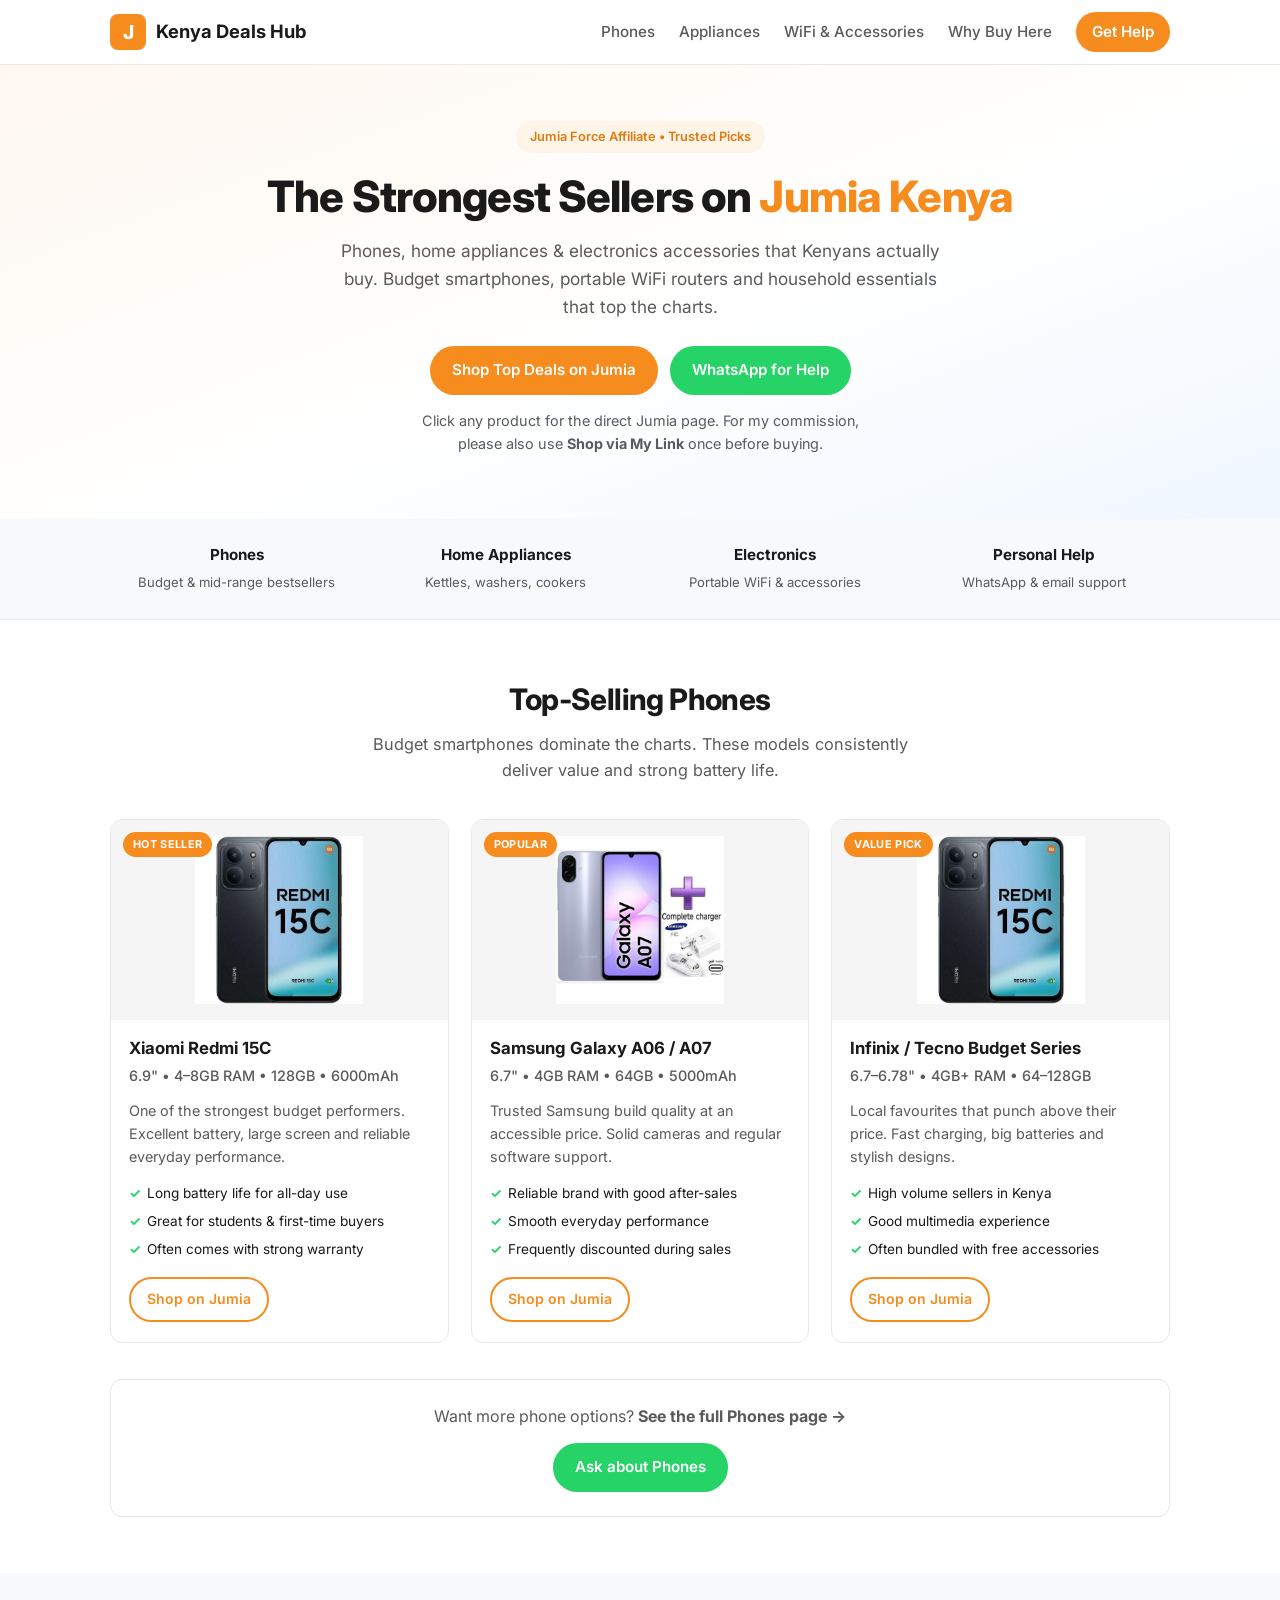
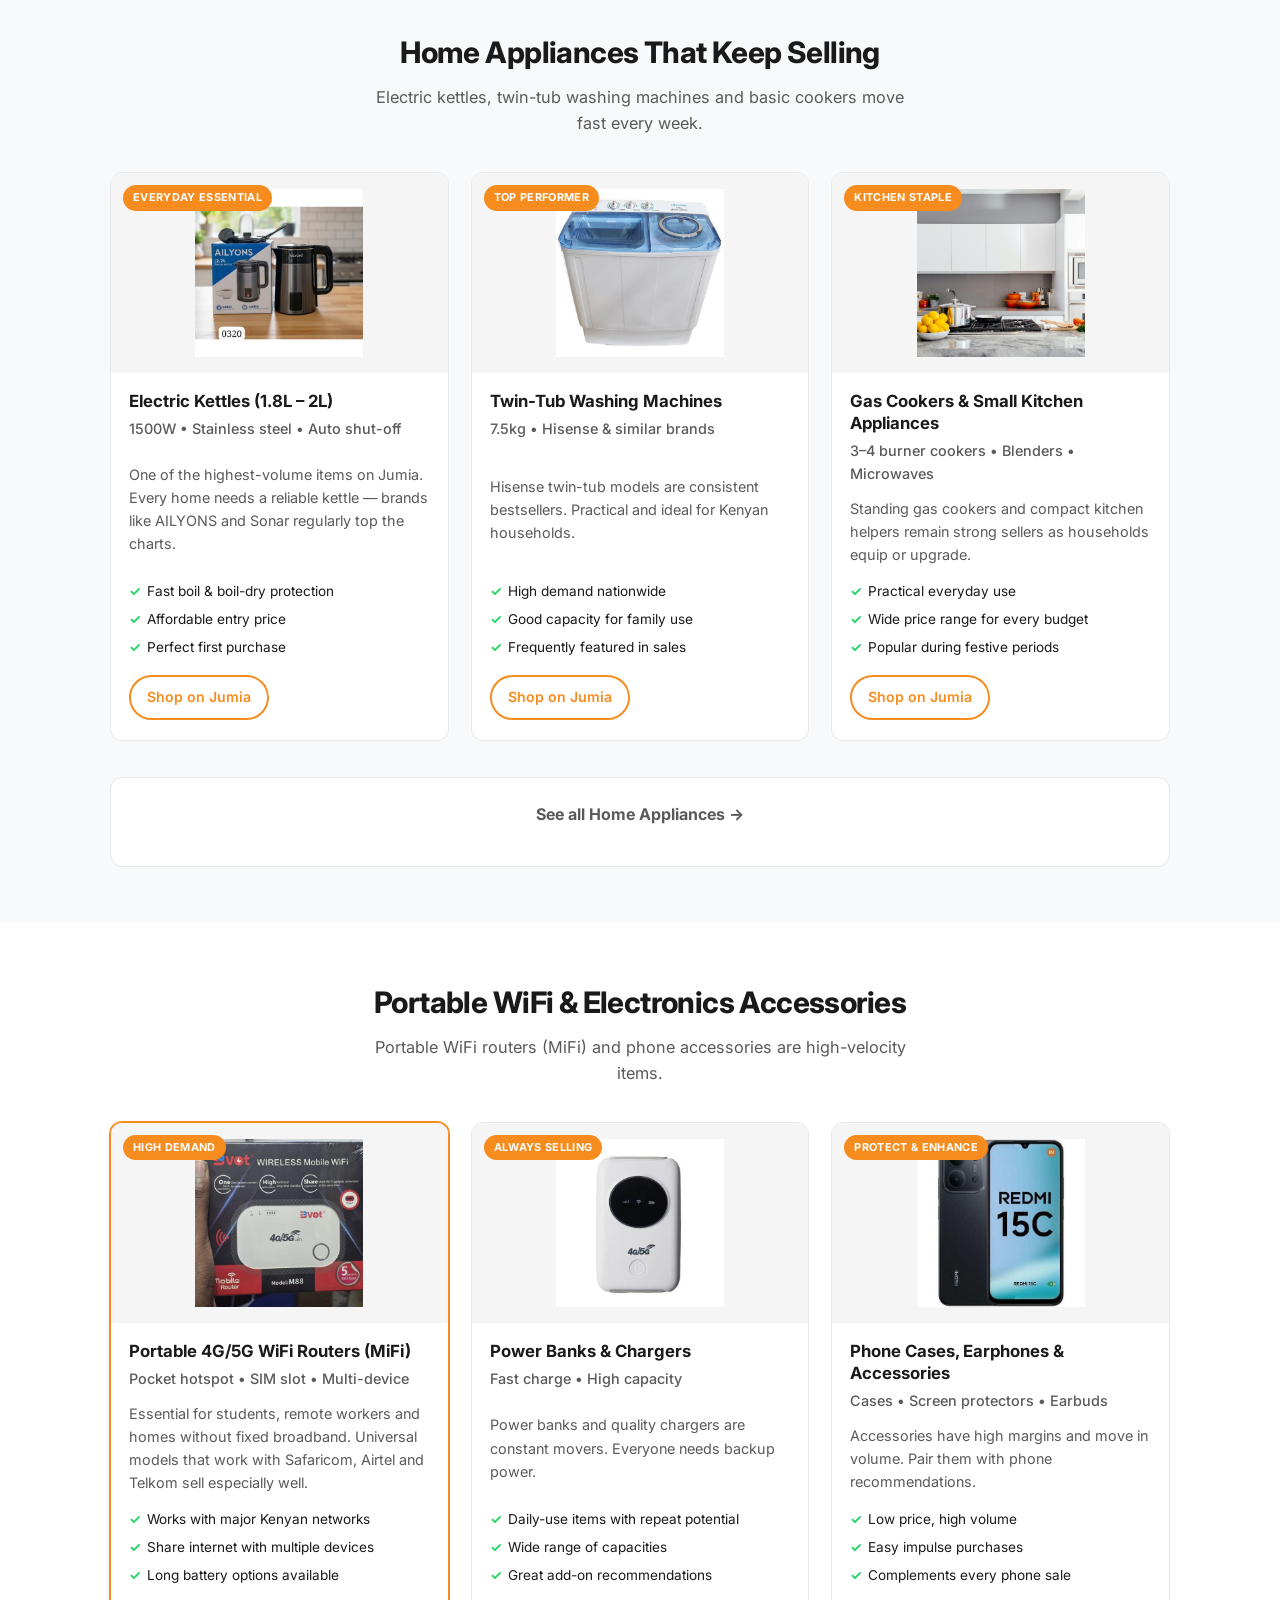
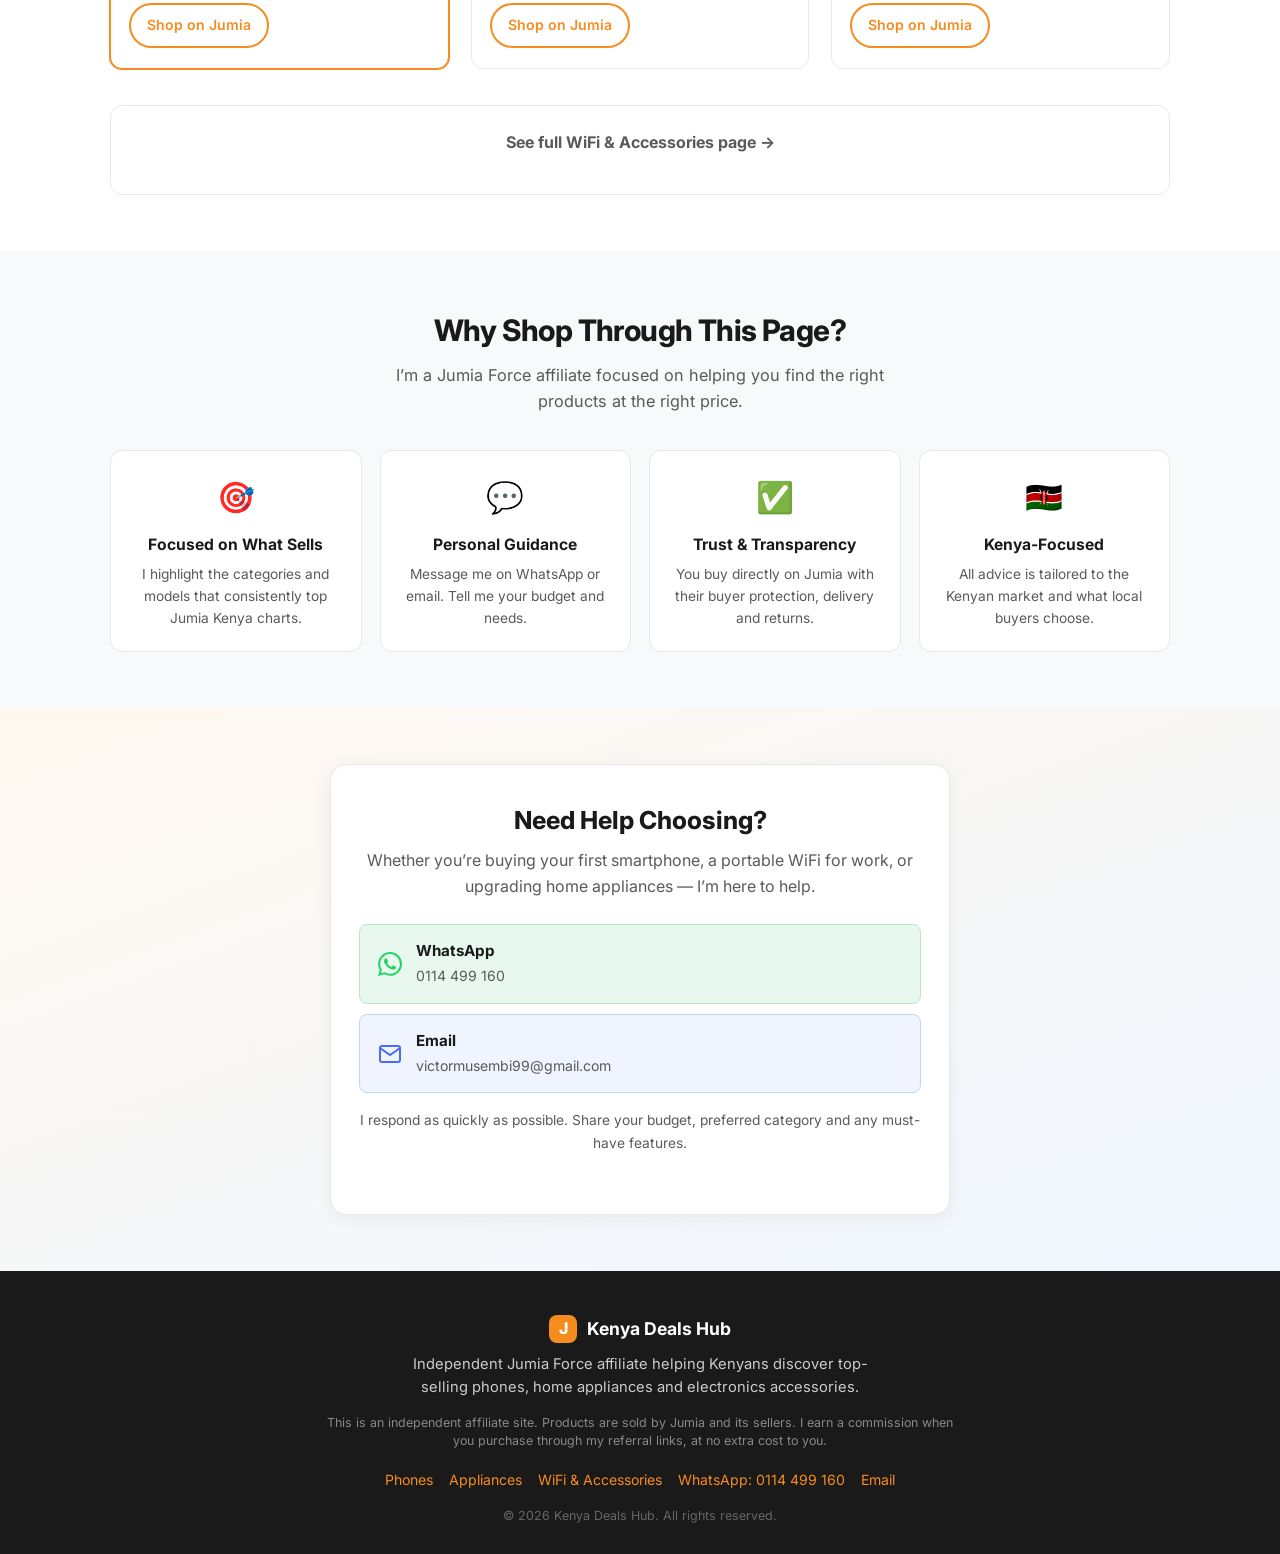
<file: index.html>
<!DOCTYPE html>
<html lang="en">
<head>
  <meta charset="UTF-8">
  <meta name="viewport" content="width=device-width, initial-scale=1.0">
  <meta name="description" content="Discover the best-selling phones, home appliances and electronics accessories on Jumia Kenya. Budget smartphones, portable WiFi routers, kettles and more. WhatsApp help available.">
  <meta name="keywords" content="Jumia Kenya, best phones Kenya, budget smartphones, portable WiFi router, home appliances, Jumia Force, Xiaomi Redmi, Samsung Galaxy">
  <meta name="author" content="Victor Musembi - Jumia Force Affiliate">
  <title>Top Sellers on Jumia Kenya | Phones, Appliances & Electronics</title>
  <link rel="stylesheet" href="styles.css">
  <link rel="preconnect" href="https://fonts.googleapis.com">
  <link href="https://fonts.googleapis.com/css2?family=Inter:wght@400;500;600;700;800&display=swap" rel="stylesheet">
</head>
<body>
  <header class="header">
    <div class="container header-inner">
      <a href="index.html" class="logo">
        <span class="logo-icon">J</span>
        <span class="logo-text">Kenya Deals Hub</span>
      </a>
      <nav class="nav" id="nav">
        <a href="phones.html">Phones</a>
        <a href="appliances.html">Appliances</a>
        <a href="wifi.html">WiFi & Accessories</a>
        <a href="#why">Why Buy Here</a>
        <a href="#contact" class="nav-cta">Get Help</a>
      </nav>
      <button class="menu-toggle" id="menuToggle" aria-label="Toggle menu"><span></span><span></span><span></span></button>
    </div>
  </header>

  <section class="hero">
    <div class="container">
      <div class="hero-badge">Jumia Force Affiliate • Trusted Picks</div>
      <h1>The Strongest Sellers on <span>Jumia Kenya</span></h1>
      <p class="hero-sub">Phones, home appliances & electronics accessories that Kenyans actually buy. Budget smartphones, portable WiFi routers and household essentials that top the charts.</p>
      <div class="hero-actions">
        <a href="https://jforce.jumia.co.ke/s/eeIzZkk" class="btn btn-primary" target="_blank" rel="noopener">Shop Top Deals on Jumia</a>
        <a href="https://wa.me/254114499160" class="btn btn-whatsapp" target="_blank" rel="noopener">WhatsApp for Help</a>
      </div>
      <p class="hero-note">Click any product for the direct Jumia page. For my commission, please also use <strong>Shop via My Link</strong> once before buying.</p>
    </div>
  </section>

  <section class="trust-bar">
    <div class="container trust-grid">
      <div class="trust-item"><strong>Phones</strong><span>Budget & mid-range bestsellers</span></div>
      <div class="trust-item"><strong>Home Appliances</strong><span>Kettles, washers, cookers</span></div>
      <div class="trust-item"><strong>Electronics</strong><span>Portable WiFi & accessories</span></div>
      <div class="trust-item"><strong>Personal Help</strong><span>WhatsApp & email support</span></div>
    </div>
  </section>

  <section class="section" id="phones">
    <div class="container">
      <div class="section-header">
        <h2>Top-Selling Phones</h2>
        <p>Budget smartphones dominate the charts. These models consistently deliver value and strong battery life.</p>
      </div>
      <div class="product-grid">
        <article class="product-card">
          <div class="product-badge">Hot Seller</div>
          <div class="product-img-wrap"><img src="images/redmi-15c.jpg" alt="Xiaomi Redmi 15C"></div>
          <div class="product-body">
            <h3>Xiaomi Redmi 15C</h3>
            <p class="product-meta">6.9" • 4–8GB RAM • 128GB • 6000mAh</p>
            <p>One of the strongest budget performers. Excellent battery, large screen and reliable everyday performance.</p>
            <ul class="product-features">
              <li>Long battery life for all-day use</li>
              <li>Great for students & first-time buyers</li>
              <li>Often comes with strong warranty</li>
            </ul>
            <div class="product-actions">
              <a href="https://jforce.jumia.co.ke/s/eeIzZkk" class="btn btn-outline btn-sm" target="_blank" rel="noopener">Shop on Jumia</a>
            </div>
          </div>
        </article>
        <article class="product-card">
          <div class="product-badge">Popular</div>
          <div class="product-img-wrap"><img src="images/samsung-a07.jpg" alt="Samsung Galaxy A07"></div>
          <div class="product-body">
            <h3>Samsung Galaxy A06 / A07</h3>
            <p class="product-meta">6.7" • 4GB RAM • 64GB • 5000mAh</p>
            <p>Trusted Samsung build quality at an accessible price. Solid cameras and regular software support.</p>
            <ul class="product-features">
              <li>Reliable brand with good after-sales</li>
              <li>Smooth everyday performance</li>
              <li>Frequently discounted during sales</li>
            </ul>
            <div class="product-actions">
              <a href="https://jforce.jumia.co.ke/s/eeIzZkk" class="btn btn-outline btn-sm" target="_blank" rel="noopener">Shop on Jumia</a>
            </div>
          </div>
        </article>
        <article class="product-card">
          <div class="product-badge">Value Pick</div>
          <div class="product-img-wrap"><img src="images/redmi-15c.jpg" alt="Infinix / Tecno phones"></div>
          <div class="product-body">
            <h3>Infinix / Tecno Budget Series</h3>
            <p class="product-meta">6.7–6.78" • 4GB+ RAM • 64–128GB</p>
            <p>Local favourites that punch above their price. Fast charging, big batteries and stylish designs.</p>
            <ul class="product-features">
              <li>High volume sellers in Kenya</li>
              <li>Good multimedia experience</li>
              <li>Often bundled with free accessories</li>
            </ul>
            <div class="product-actions">
              <a href="https://jforce.jumia.co.ke/s/eeIzZkk" class="btn btn-outline btn-sm" target="_blank" rel="noopener">Shop on Jumia</a>
            </div>
          </div>
        </article>
      </div>
      <div class="section-cta">
        <p>Want more phone options? <a href="phones.html"><strong>See the full Phones page →</strong></a></p>
        <a href="https://wa.me/254114499160?text=Hi%20Victor%2C%20I%20need%20help%20choosing%20a%20phone" class="btn btn-whatsapp" target="_blank" rel="noopener">Ask about Phones</a>
      </div>
    </div>
  </section>

  <section class="section section-alt" id="appliances">
    <div class="container">
      <div class="section-header">
        <h2>Home Appliances That Keep Selling</h2>
        <p>Electric kettles, twin-tub washing machines and basic cookers move fast every week.</p>
      </div>
      <div class="product-grid">
        <article class="product-card">
          <div class="product-badge">Everyday Essential</div>
          <div class="product-img-wrap"><img src="images/electric-kettle.jpg" alt="Electric Kettle"></div>
          <div class="product-body">
            <h3>Electric Kettles (1.8L – 2L)</h3>
            <p class="product-meta">1500W • Stainless steel • Auto shut-off</p>
            <p>One of the highest-volume items on Jumia. Every home needs a reliable kettle — brands like AILYONS and Sonar regularly top the charts.</p>
            <ul class="product-features">
              <li>Fast boil & boil-dry protection</li>
              <li>Affordable entry price</li>
              <li>Perfect first purchase</li>
            </ul>
            <div class="product-actions">
              <a href="https://jforce.jumia.co.ke/s/eeIzZkk" class="btn btn-outline btn-sm" target="_blank" rel="noopener">Shop on Jumia</a>
            </div>
          </div>
        </article>
        <article class="product-card">
          <div class="product-badge">Top Performer</div>
          <div class="product-img-wrap"><img src="images/washing-machine.jpg" alt="Hisense Twin Tub Washing Machine"></div>
          <div class="product-body">
            <h3>Twin-Tub Washing Machines</h3>
            <p class="product-meta">7.5kg • Hisense & similar brands</p>
            <p>Hisense twin-tub models are consistent bestsellers. Practical and ideal for Kenyan households.</p>
            <ul class="product-features">
              <li>High demand nationwide</li>
              <li>Good capacity for family use</li>
              <li>Frequently featured in sales</li>
            </ul>
            <div class="product-actions">
              <a href="https://jforce.jumia.co.ke/s/eeIzZkk" class="btn btn-outline btn-sm" target="_blank" rel="noopener">Shop on Jumia</a>
            </div>
          </div>
        </article>
        <article class="product-card">
          <div class="product-badge">Kitchen Staple</div>
          <div class="product-img-wrap"><img src="images/twin-tub.jpg" alt="Kitchen appliances"></div>
          <div class="product-body">
            <h3>Gas Cookers & Small Kitchen Appliances</h3>
            <p class="product-meta">3–4 burner cookers • Blenders • Microwaves</p>
            <p>Standing gas cookers and compact kitchen helpers remain strong sellers as households equip or upgrade.</p>
            <ul class="product-features">
              <li>Practical everyday use</li>
              <li>Wide price range for every budget</li>
              <li>Popular during festive periods</li>
            </ul>
            <div class="product-actions">
              <a href="https://jforce.jumia.co.ke/s/eeIzZkk" class="btn btn-outline btn-sm" target="_blank" rel="noopener">Shop on Jumia</a>
            </div>
          </div>
        </article>
      </div>
      <div class="section-cta">
        <p><a href="appliances.html"><strong>See all Home Appliances →</strong></a></p>
      </div>
    </div>
  </section>

  <section class="section" id="accessories">
    <div class="container">
      <div class="section-header">
        <h2>Portable WiFi & Electronics Accessories</h2>
        <p>Portable WiFi routers (MiFi) and phone accessories are high-velocity items.</p>
      </div>
      <div class="product-grid">
        <article class="product-card featured">
          <div class="product-badge">High Demand</div>
          <div class="product-img-wrap"><img src="images/mifi-router.jpg" alt="Portable 4G WiFi MiFi Router"></div>
          <div class="product-body">
            <h3>Portable 4G/5G WiFi Routers (MiFi)</h3>
            <p class="product-meta">Pocket hotspot • SIM slot • Multi-device</p>
            <p>Essential for students, remote workers and homes without fixed broadband. Universal models that work with Safaricom, Airtel and Telkom sell especially well.</p>
            <ul class="product-features">
              <li>Works with major Kenyan networks</li>
              <li>Share internet with multiple devices</li>
              <li>Long battery options available</li>
            </ul>
            <div class="product-actions">
              <a href="https://jforce.jumia.co.ke/s/eeIzZkk" class="btn btn-outline btn-sm" target="_blank" rel="noopener">Shop on Jumia</a>
            </div>
          </div>
        </article>
        <article class="product-card">
          <div class="product-badge">Always Selling</div>
          <div class="product-img-wrap"><img src="images/mifi.jpg" alt="Power banks and chargers"></div>
          <div class="product-body">
            <h3>Power Banks & Chargers</h3>
            <p class="product-meta">Fast charge • High capacity</p>
            <p>Power banks and quality chargers are constant movers. Everyone needs backup power.</p>
            <ul class="product-features">
              <li>Daily-use items with repeat potential</li>
              <li>Wide range of capacities</li>
              <li>Great add-on recommendations</li>
            </ul>
            <div class="product-actions">
              <a href="https://jforce.jumia.co.ke/s/eeIzZkk" class="btn btn-outline btn-sm" target="_blank" rel="noopener">Shop on Jumia</a>
            </div>
          </div>
        </article>
        <article class="product-card">
          <div class="product-badge">Protect & Enhance</div>
          <div class="product-img-wrap"><img src="images/redmi-15c.jpg" alt="Phone accessories"></div>
          <div class="product-body">
            <h3>Phone Cases, Earphones & Accessories</h3>
            <p class="product-meta">Cases • Screen protectors • Earbuds</p>
            <p>Accessories have high margins and move in volume. Pair them with phone recommendations.</p>
            <ul class="product-features">
              <li>Low price, high volume</li>
              <li>Easy impulse purchases</li>
              <li>Complements every phone sale</li>
            </ul>
            <div class="product-actions">
              <a href="https://jforce.jumia.co.ke/s/eeIzZkk" class="btn btn-outline btn-sm" target="_blank" rel="noopener">Shop on Jumia</a>
            </div>
          </div>
        </article>
      </div>
      <div class="section-cta">
        <p><a href="wifi.html"><strong>See full WiFi & Accessories page →</strong></a></p>
      </div>
    </div>
  </section>

  <section class="section section-alt" id="why">
    <div class="container">
      <div class="section-header">
        <h2>Why Shop Through This Page?</h2>
        <p>I’m a Jumia Force affiliate focused on helping you find the right products at the right price.</p>
      </div>
      <div class="why-grid">
        <div class="why-card"><div class="why-icon">🎯</div><h3>Focused on What Sells</h3><p>I highlight the categories and models that consistently top Jumia Kenya charts.</p></div>
        <div class="why-card"><div class="why-icon">💬</div><h3>Personal Guidance</h3><p>Message me on WhatsApp or email. Tell me your budget and needs.</p></div>
        <div class="why-card"><div class="why-icon">✅</div><h3>Trust & Transparency</h3><p>You buy directly on Jumia with their buyer protection, delivery and returns.</p></div>
        <div class="why-card"><div class="why-icon">🇰🇪</div><h3>Kenya-Focused</h3><p>All advice is tailored to the Kenyan market and what local buyers choose.</p></div>
      </div>
    </div>
  </section>

  <section class="section contact-section" id="contact">
    <div class="container">
      <div class="contact-card">
        <h2>Need Help Choosing?</h2>
        <p>Whether you’re buying your first smartphone, a portable WiFi for work, or upgrading home appliances — I’m here to help.</p>
        <div class="contact-methods">
          <a href="https://wa.me/254114499160?text=Hi%20Victor%2C%20I%20saw%20your%20Jumia%20deals%20page" class="contact-btn whatsapp" target="_blank" rel="noopener">
            <svg width="24" height="24" viewBox="0 0 24 24" fill="currentColor"><path d="M17.472 14.382c-.297-.149-1.758-.867-2.03-.967-.273-.099-.471-.148-.67.15-.197.297-.767.966-.94 1.164-.173.199-.347.223-.644.075-.297-.15-1.255-.463-2.39-1.475-.883-.788-1.48-1.761-1.653-2.059-.173-.297-.018-.458.13-.606.134-.133.298-.347.446-.52.149-.174.198-.298.298-.497.099-.198.05-.371-.025-.52-.075-.149-.669-1.612-.916-2.207-.242-.579-.487-.5-.669-.51-.173-.008-.371-.01-.57-.01-.198 0-.52.074-.792.372-.272.297-1.04 1.016-1.04 2.479 0 1.462 1.065 2.875 1.213 3.074.149.198 2.096 3.2 5.077 4.487.709.306 1.262.489 1.694.625.712.227 1.36.195 1.871.118.571-.085 1.758-.719 2.006-1.413.248-.694.248-1.289.173-1.413-.074-.124-.272-.198-.57-.347m-5.421 7.403h-.004a9.87 9.87 0 01-5.031-1.378l-.361-.214-3.741.982.998-3.648-.235-.374a9.86 9.86 0 01-1.51-5.26c.001-5.45 4.436-9.884 9.888-9.884 2.64 0 5.122 1.03 6.988 2.898a9.825 9.825 0 012.893 6.994c-.003 5.45-4.435 9.884-9.885 9.884m8.413-18.297A11.815 11.815 0 0012.05 0C5.495 0 .16 5.335.157 11.892c0 2.096.547 4.142 1.588 5.945L.057 24l6.305-1.654a11.882 11.882 0 005.683 1.448h.005c6.554 0 11.89-5.335 11.893-11.893a11.821 11.821 0 00-3.48-8.413z"/></svg>
            <div><strong>WhatsApp</strong><span>0114 499 160</span></div>
          </a>
          <a href="mailto:victormusembi99@gmail.com" class="contact-btn email">
            <svg width="24" height="24" viewBox="0 0 24 24" fill="none" stroke="currentColor" stroke-width="2"><path d="M4 4h16c1.1 0 2 .9 2 2v12c0 1.1-.9 2-2 2H4c-1.1 0-2-.9-2-2V6c0-1.1.9-2 2-2z"/><polyline points="22,6 12,13 2,6"/></svg>
            <div><strong>Email</strong><span>victormusembi99@gmail.com</span></div>
          </a>
        </div>
        <p class="contact-note">I respond as quickly as possible. Share your budget, preferred category and any must-have features.</p>
      </div>
    </div>
  </section>

  <footer class="footer">
    <div class="container footer-inner">
      <div class="footer-brand"><span class="logo-icon small">J</span><span>Kenya Deals Hub</span></div>
      <p class="footer-text">Independent Jumia Force affiliate helping Kenyans discover top-selling phones, home appliances and electronics accessories.</p>
      <p class="footer-disclaimer">This is an independent affiliate site. Products are sold by Jumia and its sellers. I earn a commission when you purchase through my referral links, at no extra cost to you.</p>
      <div class="footer-links">
        <a href="phones.html">Phones</a>
        <a href="appliances.html">Appliances</a>
        <a href="wifi.html">WiFi & Accessories</a>
        <a href="https://wa.me/254114499160" target="_blank" rel="noopener">WhatsApp: 0114 499 160</a>
        <a href="mailto:victormusembi99@gmail.com">Email</a>
      </div>
      <p class="footer-copy">&copy; 2026 Kenya Deals Hub. All rights reserved.</p>
    </div>
  </footer>
  <script src="script.js"></script>
</body>
</html>
</file>
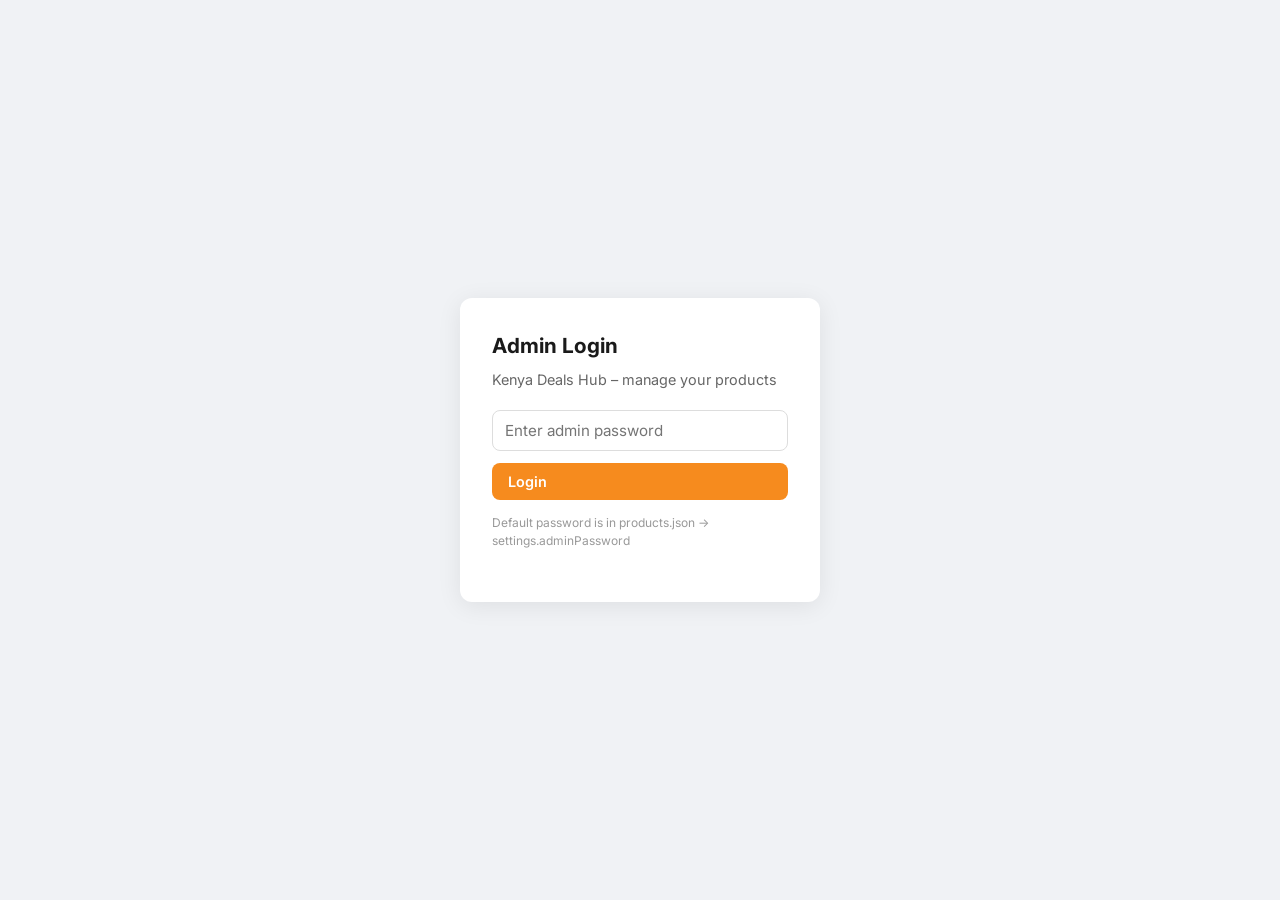
<file: admin.html>
<!DOCTYPE html>
<html lang="en">
<head>
  <meta charset="UTF-8">
  <meta name="viewport" content="width=device-width, initial-scale=1.0">
  <title>Admin – Kenya Deals Hub</title>
  <link href="https://fonts.googleapis.com/css2?family=Inter:wght@400;500;600;700&display=swap" rel="stylesheet">
  <style>
    * { box-sizing: border-box; margin: 0; padding: 0; }
    body { font-family: Inter, sans-serif; background: #f0f2f5; color: #1a1a1a; line-height: 1.5; }
    .login-wrap { min-height: 100vh; display: flex; align-items: center; justify-content: center; padding: 20px; }
    .login-box { background: #fff; padding: 32px; border-radius: 12px; box-shadow: 0 4px 24px rgba(0,0,0,.08); width: 100%; max-width: 360px; }
    .login-box h1 { font-size: 1.3rem; margin-bottom: 8px; }
    .login-box p { color: #666; font-size: 0.9rem; margin-bottom: 20px; }
    input, select, textarea { width: 100%; padding: 10px 12px; border: 1px solid #ddd; border-radius: 8px; font-size: 0.95rem; font-family: inherit; margin-bottom: 12px; }
    textarea { min-height: 70px; resize: vertical; }
    button, .btn { display: inline-flex; align-items: center; gap: 6px; padding: 10px 16px; border: none; border-radius: 8px; font-weight: 600; font-size: 0.9rem; cursor: pointer; font-family: inherit; }
    .btn-primary { background: #f68b1e; color: #fff; }
    .btn-primary:hover { background: #e07b10; }
    .btn-secondary { background: #e8e8e8; color: #333; }
    .btn-danger { background: #e74c3c; color: #fff; }
    .btn-success { background: #27ae60; color: #fff; }
    .btn-sm { padding: 6px 12px; font-size: 0.8rem; }
    .error { color: #e74c3c; font-size: 0.85rem; margin-bottom: 10px; }
    .header { background: #1a1a1a; color: #fff; padding: 14px 20px; display: flex; justify-content: space-between; align-items: center; flex-wrap: wrap; gap: 10px; }
    .header h1 { font-size: 1.1rem; }
    .header-actions { display: flex; gap: 8px; flex-wrap: wrap; }
    .container { max-width: 1000px; margin: 0 auto; padding: 20px; }
    .tabs { display: flex; gap: 4px; margin-bottom: 20px; flex-wrap: wrap; }
    .tab { padding: 8px 16px; background: #e8e8e8; border-radius: 8px; cursor: pointer; font-weight: 500; font-size: 0.9rem; }
    .tab.active { background: #f68b1e; color: #fff; }
    .panel { display: none; }
    .panel.active { display: block; }
    .card { background: #fff; border-radius: 10px; padding: 16px; margin-bottom: 12px; border: 1px solid #e8e8e8; }
    .card-header { display: flex; justify-content: space-between; align-items: flex-start; gap: 10px; margin-bottom: 8px; }
    .card-header h3 { font-size: 1rem; }
    .card-meta { font-size: 0.8rem; color: #f68b1e; }
    .card-desc { font-size: 0.85rem; color: #666; margin: 6px 0; }
    .card-url { font-size: 0.75rem; color: #888; word-break: break-all; }
    .card-actions { display: flex; gap: 6px; margin-top: 10px; }
    .form-card { background: #fff; border-radius: 10px; padding: 20px; margin-bottom: 20px; border: 1px solid #e8e8e8; }
    .form-card h2 { font-size: 1.05rem; margin-bottom: 14px; }
    .form-row { display: grid; grid-template-columns: 1fr 1fr; gap: 12px; }
    label { display: block; font-size: 0.8rem; font-weight: 600; margin-bottom: 4px; color: #555; }
    .checkbox-row { display: flex; align-items: center; gap: 8px; margin-bottom: 12px; }
    .checkbox-row input { width: auto; margin: 0; }
    .notice { background: #fff8e8; border: 1px solid #f5d78e; border-radius: 8px; padding: 12px 14px; font-size: 0.85rem; margin-bottom: 16px; color: #7a5c00; }
    .notice strong { color: #5a4000; }
    .settings-grid label { margin-top: 8px; }
    @media (max-width: 600px) { .form-row { grid-template-columns: 1fr; } }
  </style>
</head>
<body>

  <!-- LOGIN -->
  <div id="loginScreen" class="login-wrap">
    <div class="login-box">
      <h1>Admin Login</h1>
      <p>Kenya Deals Hub – manage your products</p>
      <div id="loginError" class="error" style="display:none">Wrong password. Try again.</div>
      <input type="password" id="passwordInput" placeholder="Enter admin password" autocomplete="current-password">
      <button class="btn btn-primary" style="width:100%" onclick="doLogin()">Login</button>
      <p style="margin-top:14px;font-size:0.75rem;color:#999">Default password is in products.json → settings.adminPassword</p>
    </div>
  </div>

  <!-- ADMIN -->
  <div id="adminScreen" style="display:none">
    <div class="header">
      <h1>Kenya Deals Hub Admin</h1>
      <div class="header-actions">
        <button class="btn btn-success btn-sm" onclick="downloadJSON()">Download products.json</button>
        <button class="btn btn-secondary btn-sm" onclick="logout()">Logout</button>
      </div>
    </div>
    <div class="container">
      <div class="notice">
        <strong>How to update your live site:</strong><br>
        1. Make your changes here<br>
        2. Click <strong>Download products.json</strong><br>
        3. Upload that file to your GitHub repo (replace the old products.json)<br>
        4. Wait 1–2 minutes – your site will update automatically<br><br>
        <strong>Note:</strong> Every product "Shop on Jumia" button uses your affiliate link from Settings (so you earn commission). The product URL field is kept for your reference only.
      </div>

      <div class="tabs">
        <div class="tab active" data-tab="phones" onclick="switchTab('phones')">Phones</div>
        <div class="tab" data-tab="appliances" onclick="switchTab('appliances')">Appliances</div>
        <div class="tab" data-tab="wifi" onclick="switchTab('wifi')">WiFi & Accessories</div>
        <div class="tab" data-tab="settings" onclick="switchTab('settings')">Settings</div>
        <div class="tab" data-tab="add" onclick="switchTab('add')">+ Add Product</div>
      </div>

      <div id="panel-phones" class="panel active"></div>
      <div id="panel-appliances" class="panel"></div>
      <div id="panel-wifi" class="panel"></div>

      <div id="panel-settings" class="panel">
        <div class="form-card settings-grid">
          <h2>Site Settings</h2>
          <label>Affiliate Link</label>
          <input type="url" id="setAffiliate">
          <label>WhatsApp (with country code, no +)</label>
          <input type="text" id="setWhatsapp">
          <label>Email</label>
          <input type="email" id="setEmail">
          <label>Admin Password</label>
          <input type="text" id="setPassword">
          <button class="btn btn-primary" style="margin-top:10px" onclick="saveSettings()">Save Settings</button>
        </div>
      </div>

      <div id="panel-add" class="panel">
        <div class="form-card">
          <h2>Add New Product</h2>
          <label>Category</label>
          <select id="addCategory">
            <option value="phones">Phones</option>
            <option value="appliances">Appliances</option>
            <option value="wifi">WiFi & Accessories</option>
          </select>
          <label>Product Name</label>
          <input type="text" id="addName" placeholder="e.g. Xiaomi Redmi 15C">
          <div class="form-row">
            <div>
              <label>Meta (specs line)</label>
              <input type="text" id="addMeta" placeholder="6.9&quot; • 4GB • 6000mAh">
            </div>
            <div>
              <label>Badge (optional)</label>
              <input type="text" id="addBadge" placeholder="Top Seller">
            </div>
          </div>
          <label>Description</label>
          <textarea id="addDesc" placeholder="Short product description"></textarea>
          <label>Image path</label>
          <input type="text" id="addImage" placeholder="images/redmi-15c.jpg" value="images/redmi-15c.jpg">
          <label>Jumia Product URL</label>
          <input type="url" id="addUrl" placeholder="https://www.jumia.co.ke/...">
          <div class="checkbox-row">
            <input type="checkbox" id="addFeatured">
            <label for="addFeatured" style="margin:0">Featured product</label>
          </div>
          <button class="btn btn-primary" onclick="addProduct()">Add Product</button>
        </div>
      </div>
    </div>
  </div>

  <script>
    let data = null;
    let editId = null;
    let editCat = null;

    async function loadData() {
      try {
        const res = await fetch('products.json?t=' + Date.now());
        if (!res.ok) throw new Error('HTTP ' + res.status);
        data = await res.json();
        if (!data.settings) data.settings = {};
        if (!data.settings.adminPassword) data.settings.adminPassword = 'jumia2026';
        if (!data.settings.affiliateLink) data.settings.affiliateLink = 'https://jforce.jumia.co.ke/s/eeIzZkk';
      } catch (e) {
        console.error(e);
        alert('Could not load products.json. Make sure it is uploaded next to admin.html on GitHub.\n\nError: ' + e.message);
        data = { phones: [], appliances: [], wifi: [], settings: { affiliateLink: 'https://jforce.jumia.co.ke/s/eeIzZkk', whatsapp: '254114499160', email: 'victormusembi99@gmail.com', adminPassword: 'jumia2026' } };
      }
    }

    function doLogin() {
      const pw = document.getElementById('passwordInput').value;
      if (!data) return;
      if (pw === data.settings.adminPassword) {
        sessionStorage.setItem('adminAuth', '1');
        showAdmin();
      } else {
        document.getElementById('loginError').style.display = 'block';
      }
    }

    document.getElementById('passwordInput').addEventListener('keydown', e => {
      if (e.key === 'Enter') doLogin();
    });

    function logout() {
      sessionStorage.removeItem('adminAuth');
      location.reload();
    }

    function showAdmin() {
      document.getElementById('loginScreen').style.display = 'none';
      document.getElementById('adminScreen').style.display = 'block';
      renderAll();
      fillSettings();
    }

    function switchTab(name) {
      document.querySelectorAll('.tab').forEach(t => t.classList.toggle('active', t.dataset.tab === name));
      document.querySelectorAll('.panel').forEach(p => p.classList.remove('active'));
      document.getElementById('panel-' + name).classList.add('active');
    }

    function renderAll() {
      ['phones', 'appliances', 'wifi'].forEach(cat => {
        const el = document.getElementById('panel-' + cat);
        const list = data[cat] || [];
        if (!list.length) {
          el.innerHTML = '<p style="color:#888">No products yet. Use + Add Product.</p>';
          return;
        }
        el.innerHTML = list.map(p => `
          <div class="card">
            <div class="card-header">
              <div>
                <h3>${escapeHtml(p.name)} ${p.featured ? '⭐' : ''}</h3>
                <div class="card-meta">${escapeHtml(p.meta || '')}</div>
              </div>
              ${p.badge ? `<span style="background:#fff4e8;color:#e07b10;font-size:0.7rem;padding:3px 8px;border-radius:999px;font-weight:700">${escapeHtml(p.badge)}</span>` : ''}
            </div>
            <div class="card-desc">${escapeHtml(p.description || '')}</div>
            <div class="card-url">${escapeHtml(p.url || '')}</div>
            <div class="card-actions">
              <button class="btn btn-secondary btn-sm" onclick="startEdit('${cat}','${p.id}')">Edit</button>
              <button class="btn btn-danger btn-sm" onclick="deleteProduct('${cat}','${p.id}')">Delete</button>
            </div>
            <div id="edit-${p.id}" style="display:none;margin-top:14px;padding-top:14px;border-top:1px solid #eee"></div>
          </div>
        `).join('');
      });
    }

    function escapeHtml(s) {
      return String(s || '').replace(/&/g,'&amp;').replace(/</g,'&lt;').replace(/>/g,'&gt;').replace(/"/g,'&quot;');
    }

    function startEdit(cat, id) {
      const p = data[cat].find(x => x.id === id);
      if (!p) return;
      const box = document.getElementById('edit-' + id);
      box.style.display = 'block';
      box.innerHTML = `
        <label>Name</label><input id="e-name-${id}" value="${escapeHtml(p.name)}">
        <label>Meta</label><input id="e-meta-${id}" value="${escapeHtml(p.meta)}">
        <label>Description</label><textarea id="e-desc-${id}">${escapeHtml(p.description)}</textarea>
        <label>Image path</label><input id="e-img-${id}" value="${escapeHtml(p.image)}">
        <label>Jumia URL</label><input id="e-url-${id}" value="${escapeHtml(p.url)}">
        <label>Badge</label><input id="e-badge-${id}" value="${escapeHtml(p.badge || '')}">
        <div class="checkbox-row"><input type="checkbox" id="e-feat-${id}" ${p.featured ? 'checked' : ''}><label for="e-feat-${id}" style="margin:0">Featured</label></div>
        <button class="btn btn-primary btn-sm" onclick="saveEdit('${cat}','${id}')">Save</button>
        <button class="btn btn-secondary btn-sm" onclick="document.getElementById('edit-${id}').style.display='none'">Cancel</button>
      `;
    }

    function saveEdit(cat, id) {
      const p = data[cat].find(x => x.id === id);
      if (!p) return;
      p.name = document.getElementById('e-name-' + id).value.trim();
      p.meta = document.getElementById('e-meta-' + id).value.trim();
      p.description = document.getElementById('e-desc-' + id).value.trim();
      p.image = document.getElementById('e-img-' + id).value.trim();
      p.url = document.getElementById('e-url-' + id).value.trim();
      p.badge = document.getElementById('e-badge-' + id).value.trim();
      p.featured = document.getElementById('e-feat-' + id).checked;
      renderAll();
      alert('Saved in memory. Click Download products.json to keep the change.');
    }

    function deleteProduct(cat, id) {
      if (!confirm('Delete this product?')) return;
      data[cat] = data[cat].filter(x => x.id !== id);
      renderAll();
    }

    function addProduct() {
      const cat = document.getElementById('addCategory').value;
      const name = document.getElementById('addName').value.trim();
      if (!name) { alert('Name is required'); return; }
      const id = name.toLowerCase().replace(/[^a-z0-9]+/g, '-').replace(/(^-|-$)/g, '') + '-' + Date.now().toString(36);
      data[cat].push({
        id,
        name,
        meta: document.getElementById('addMeta').value.trim(),
        description: document.getElementById('addDesc').value.trim(),
        image: document.getElementById('addImage').value.trim() || 'images/redmi-15c.jpg',
        url: document.getElementById('addUrl').value.trim() || 'https://www.jumia.co.ke/',
        badge: document.getElementById('addBadge').value.trim(),
        featured: document.getElementById('addFeatured').checked
      });
      // clear form
      ['addName','addMeta','addDesc','addUrl','addBadge'].forEach(id => document.getElementById(id).value = '');
      document.getElementById('addFeatured').checked = false;
      switchTab(cat);
      renderAll();
      alert('Product added. Click Download products.json to keep it.');
    }

    function fillSettings() {
      document.getElementById('setAffiliate').value = data.settings.affiliateLink || '';
      document.getElementById('setWhatsapp').value = data.settings.whatsapp || '';
      document.getElementById('setEmail').value = data.settings.email || '';
      document.getElementById('setPassword').value = data.settings.adminPassword || '';
    }

    function saveSettings() {
      data.settings.affiliateLink = document.getElementById('setAffiliate').value.trim();
      data.settings.whatsapp = document.getElementById('setWhatsapp').value.trim();
      data.settings.email = document.getElementById('setEmail').value.trim();
      data.settings.adminPassword = document.getElementById('setPassword').value.trim() || 'jumia2026';
      alert('Settings saved in memory. Click Download products.json to keep them.');
    }

    function downloadJSON() {
      const blob = new Blob([JSON.stringify(data, null, 2)], { type: 'application/json' });
      const a = document.createElement('a');
      a.href = URL.createObjectURL(blob);
      a.download = 'products.json';
      a.click();
      URL.revokeObjectURL(a.href);
    }

    // Init
    loadData().then(() => {
      if (sessionStorage.getItem('adminAuth') === '1') showAdmin();
    });
  </script>
</body>
</html>
</file>
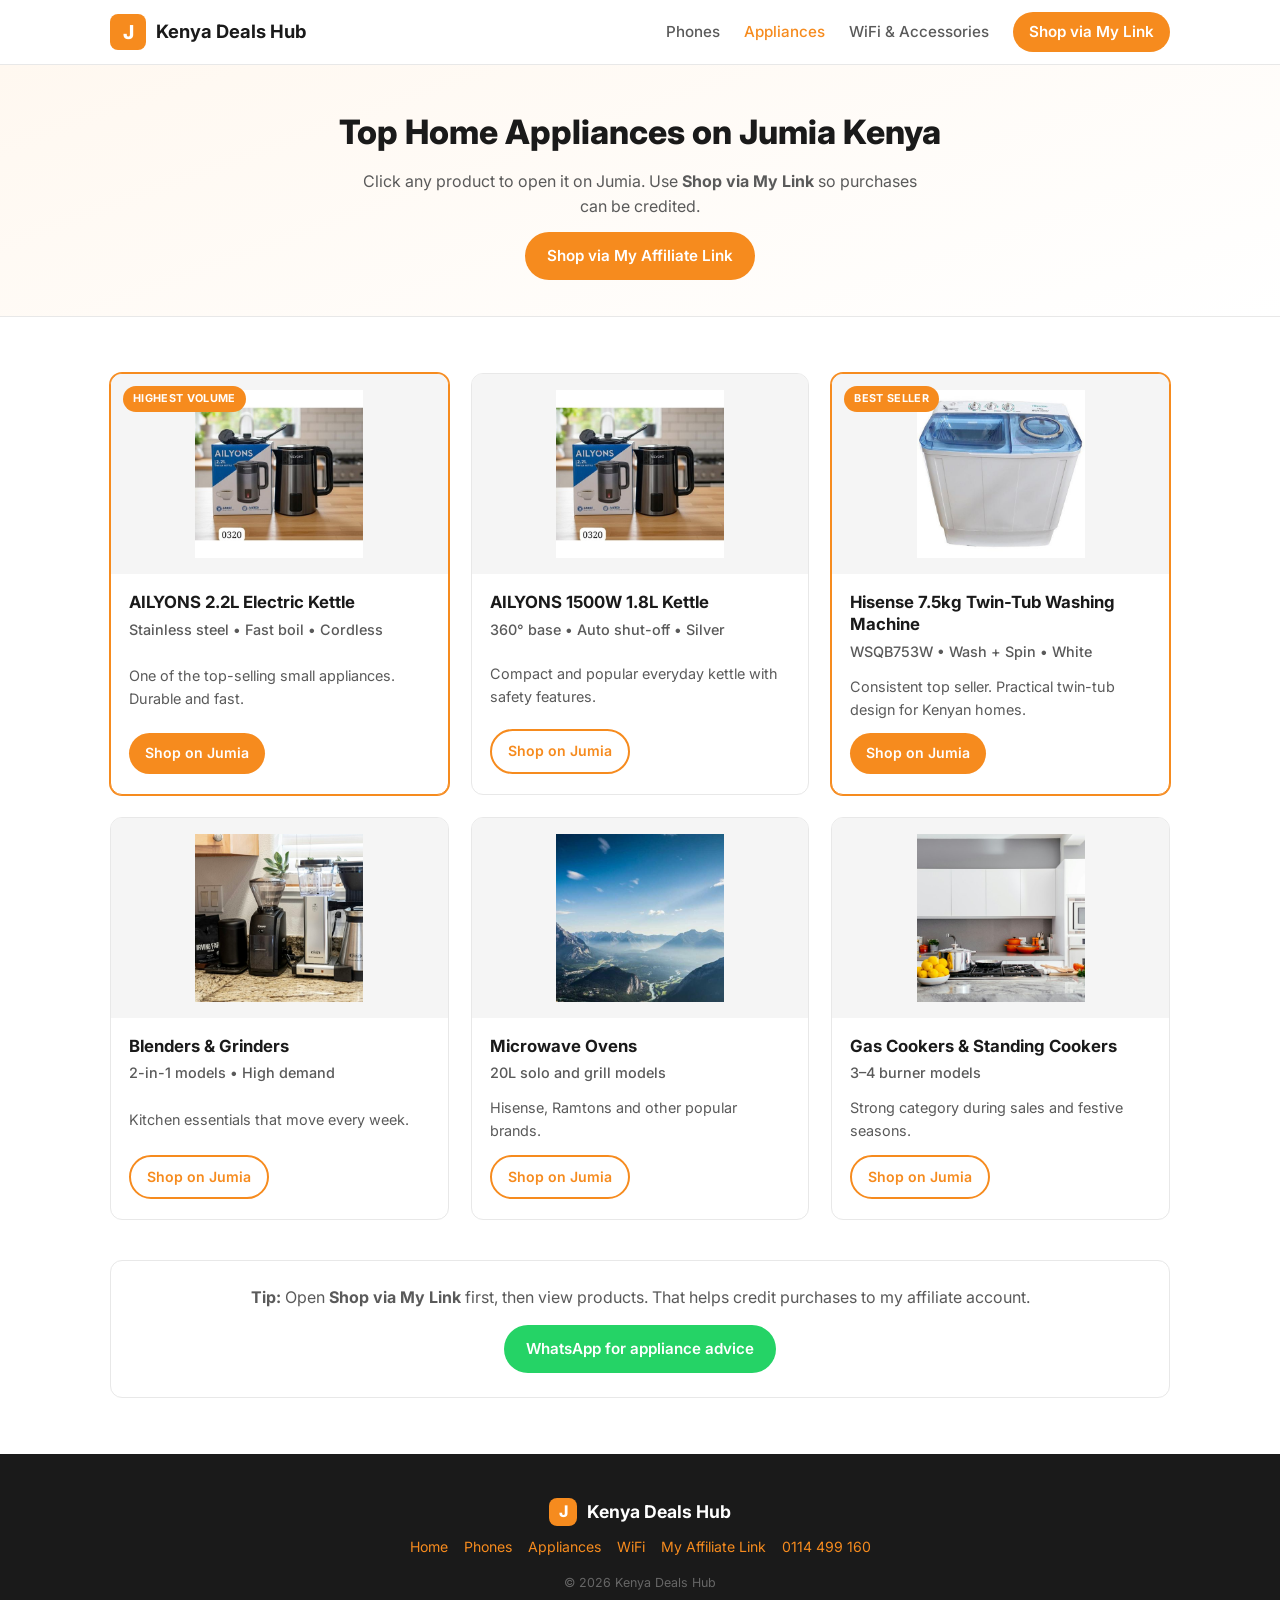
<file: appliances.html>
<!DOCTYPE html>
<html lang="en">
<head>
  <meta charset="UTF-8">
  <meta name="viewport" content="width=device-width, initial-scale=1.0">
  <meta name="description" content="Best home appliances on Jumia Kenya – electric kettles, Hisense washing machines, blenders, microwaves. Direct product links.">
  <title>Best Home Appliances on Jumia Kenya | Kenya Deals Hub</title>
  <link rel="stylesheet" href="styles.css">
  <link href="https://fonts.googleapis.com/css2?family=Inter:wght@400;500;600;700;800&display=swap" rel="stylesheet">
</head>
<body>
  <header class="header">
    <div class="container header-inner">
      <a href="index.html" class="logo"><span class="logo-icon">J</span><span>Kenya Deals Hub</span></a>
      <nav class="nav" id="nav">
        <a href="phones.html">Phones</a>
        <a href="appliances.html" class="active">Appliances</a>
        <a href="wifi.html">WiFi & Accessories</a>
        <a href="https://jforce.jumia.co.ke/s/eeIzZkk" class="nav-cta" target="_blank" rel="noopener">Shop via My Link</a>
      </nav>
      <button class="menu-toggle" id="menuToggle" aria-label="Menu"><span></span><span></span><span></span></button>
    </div>
  </header>

  <section class="page-hero">
    <div class="container">
      <h1>Top Home Appliances on Jumia Kenya</h1>
      <p>Click any product to open it on Jumia. Use <strong>Shop via My Link</strong> so purchases can be credited.</p>
      <p style="margin-top:12px"><a href="https://jforce.jumia.co.ke/s/eeIzZkk" class="btn btn-primary" target="_blank" rel="noopener">Shop via My Affiliate Link</a></p>
    </div>
  </section>

  <section class="section">
    <div class="container">
      <div class="product-grid" id="productGrid">
        <!-- products loaded from products.json -->
      </div>

      <div class="section-cta" style="margin-top:40px">
        <p><strong>Tip:</strong> Open <a href="https://jforce.jumia.co.ke/s/eeIzZkk" target="_blank" rel="noopener"><strong>Shop via My Link</strong></a> first, then view products. That helps credit purchases to my affiliate account.</p>
        <a href="https://wa.me/254114499160?text=Hi%20Victor%2C%20need%20appliance%20recommendation" class="btn btn-whatsapp" target="_blank" rel="noopener">WhatsApp for appliance advice</a>
      </div>
    </div>
  </section>

  <footer class="footer">
    <div class="container footer-inner">
      <div class="footer-brand"><span class="logo-icon small">J</span><span>Kenya Deals Hub</span></div>
      <div class="footer-links">
        <a href="index.html">Home</a>
        <a href="phones.html">Phones</a>
        <a href="appliances.html">Appliances</a>
        <a href="wifi.html">WiFi</a>
        <a href="https://jforce.jumia.co.ke/s/eeIzZkk" target="_blank" rel="noopener">My Affiliate Link</a>
        <a href="https://wa.me/254114499160" target="_blank" rel="noopener">0114 499 160</a>
      </div>
      <p class="footer-copy">&copy; 2026 Kenya Deals Hub</p>
    </div>
  </footer>
  <script src="products-render.js"></script>
  <script>loadAndRenderProducts("appliances", "productGrid");</script>
  <script src="script.js"></script>
</body>
</html>
</file>
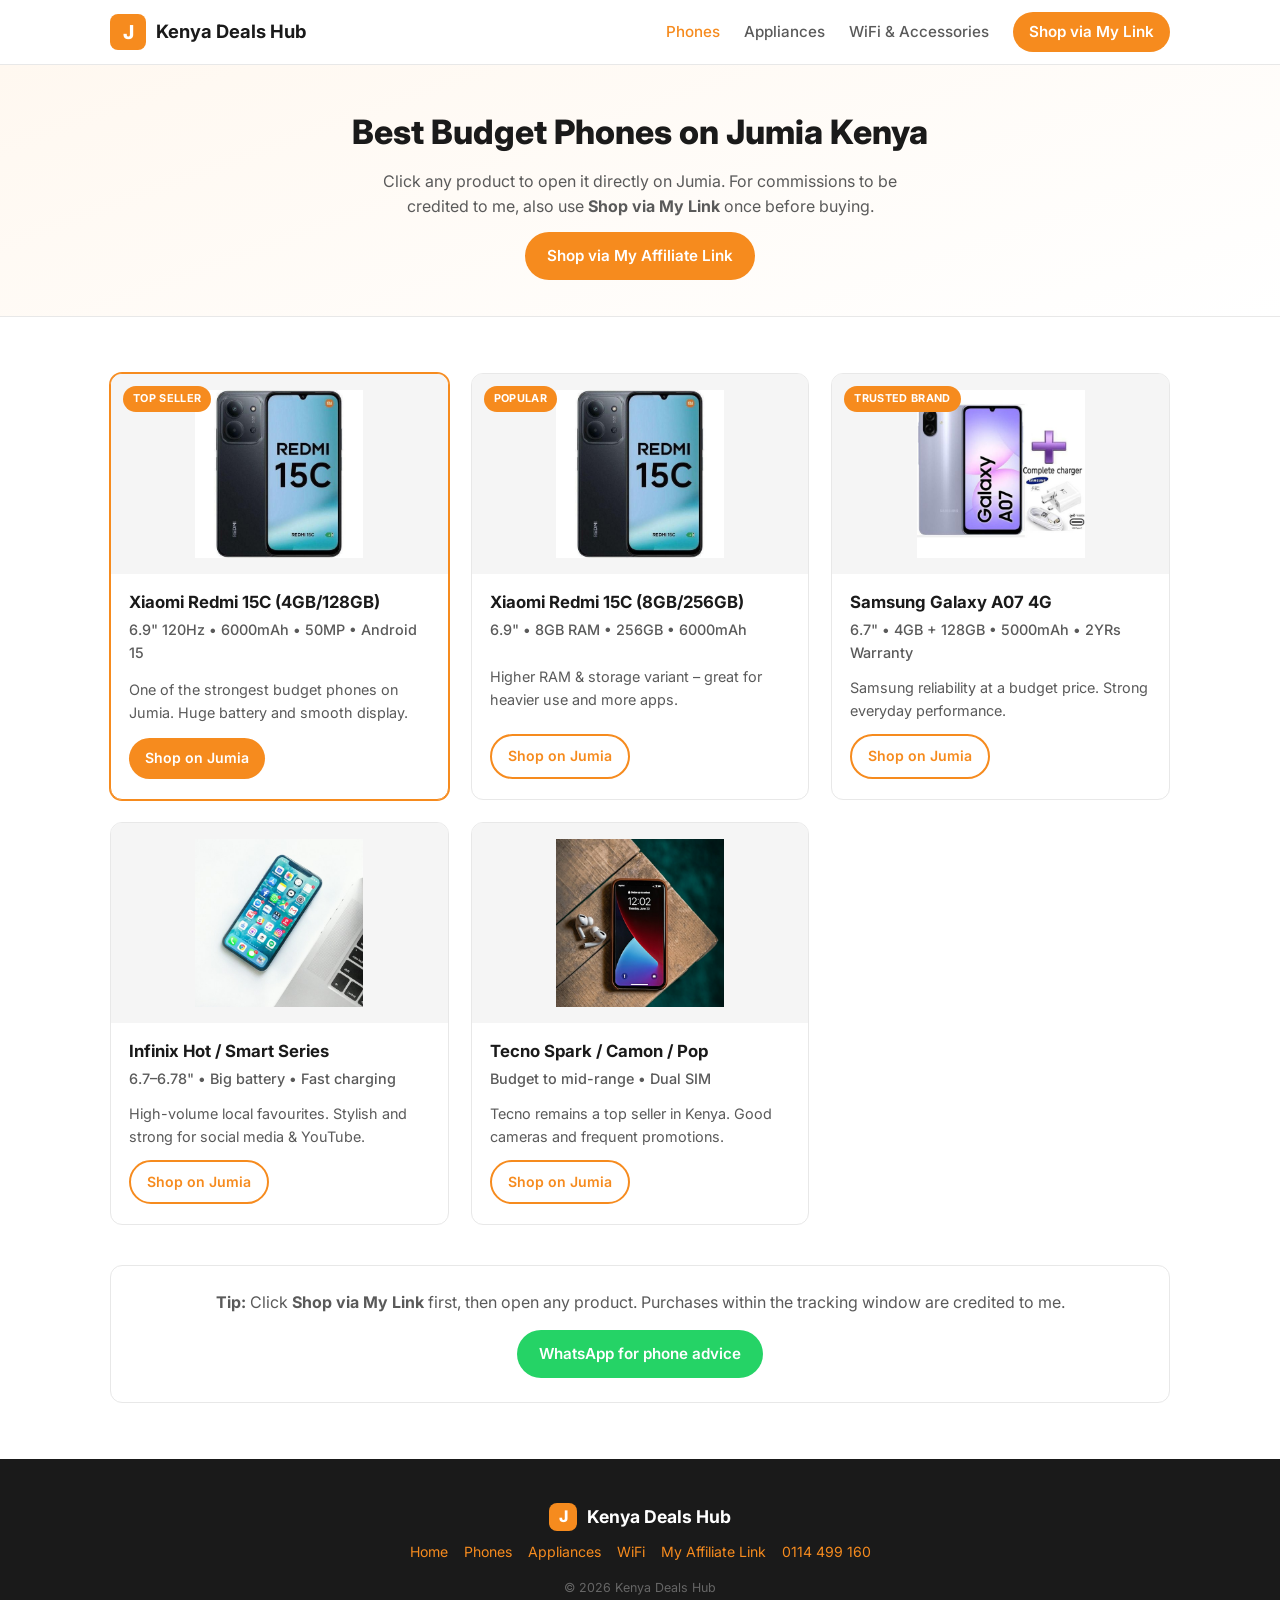
<file: phones.html>
<!DOCTYPE html>
<html lang="en">
<head>
  <meta charset="UTF-8">
  <meta name="viewport" content="width=device-width, initial-scale=1.0">
  <meta name="description" content="Best budget phones on Jumia Kenya – Redmi 15C, Samsung Galaxy A07, Infinix, Tecno. Direct product links + affiliate support.">
  <title>Best Budget Phones on Jumia Kenya | Kenya Deals Hub</title>
  <link rel="stylesheet" href="styles.css">
  <link href="https://fonts.googleapis.com/css2?family=Inter:wght@400;500;600;700;800&display=swap" rel="stylesheet">
</head>
<body>
  <header class="header">
    <div class="container header-inner">
      <a href="index.html" class="logo"><span class="logo-icon">J</span><span>Kenya Deals Hub</span></a>
      <nav class="nav" id="nav">
        <a href="phones.html" class="active">Phones</a>
        <a href="appliances.html">Appliances</a>
        <a href="wifi.html">WiFi & Accessories</a>
        <a href="https://jforce.jumia.co.ke/s/eeIzZkk" class="nav-cta" target="_blank" rel="noopener">Shop via My Link</a>
      </nav>
      <button class="menu-toggle" id="menuToggle" aria-label="Menu"><span></span><span></span><span></span></button>
    </div>
  </header>

  <section class="page-hero">
    <div class="container">
      <h1>Best Budget Phones on Jumia Kenya</h1>
      <p>Click any product to open it directly on Jumia. For commissions to be credited to me, also use <strong>Shop via My Link</strong> once before buying.</p>
      <p style="margin-top:12px"><a href="https://jforce.jumia.co.ke/s/eeIzZkk" class="btn btn-primary" target="_blank" rel="noopener">Shop via My Affiliate Link</a></p>
    </div>
  </section>

  <section class="section">
    <div class="container">
      <div class="product-grid" id="productGrid">
        <!-- products loaded from products.json -->
      </div>

      <div class="section-cta" style="margin-top:40px">
        <p><strong>Tip:</strong> Click <a href="https://jforce.jumia.co.ke/s/eeIzZkk" target="_blank" rel="noopener"><strong>Shop via My Link</strong></a> first, then open any product. Purchases within the tracking window are credited to me.</p>
        <a href="https://wa.me/254114499160?text=Hi%20Victor%2C%20help%20me%20choose%20a%20phone" class="btn btn-whatsapp" target="_blank" rel="noopener">WhatsApp for phone advice</a>
      </div>
    </div>
  </section>

  <footer class="footer">
    <div class="container footer-inner">
      <div class="footer-brand"><span class="logo-icon small">J</span><span>Kenya Deals Hub</span></div>
      <div class="footer-links">
        <a href="index.html">Home</a>
        <a href="phones.html">Phones</a>
        <a href="appliances.html">Appliances</a>
        <a href="wifi.html">WiFi</a>
        <a href="https://jforce.jumia.co.ke/s/eeIzZkk" target="_blank" rel="noopener">My Affiliate Link</a>
        <a href="https://wa.me/254114499160" target="_blank" rel="noopener">0114 499 160</a>
      </div>
      <p class="footer-copy">&copy; 2026 Kenya Deals Hub</p>
    </div>
  </footer>
  <script src="products-render.js"></script>
  <script>loadAndRenderProducts("phones", "productGrid");</script>
  <script src="script.js"></script>
</body>
</html>
</file>
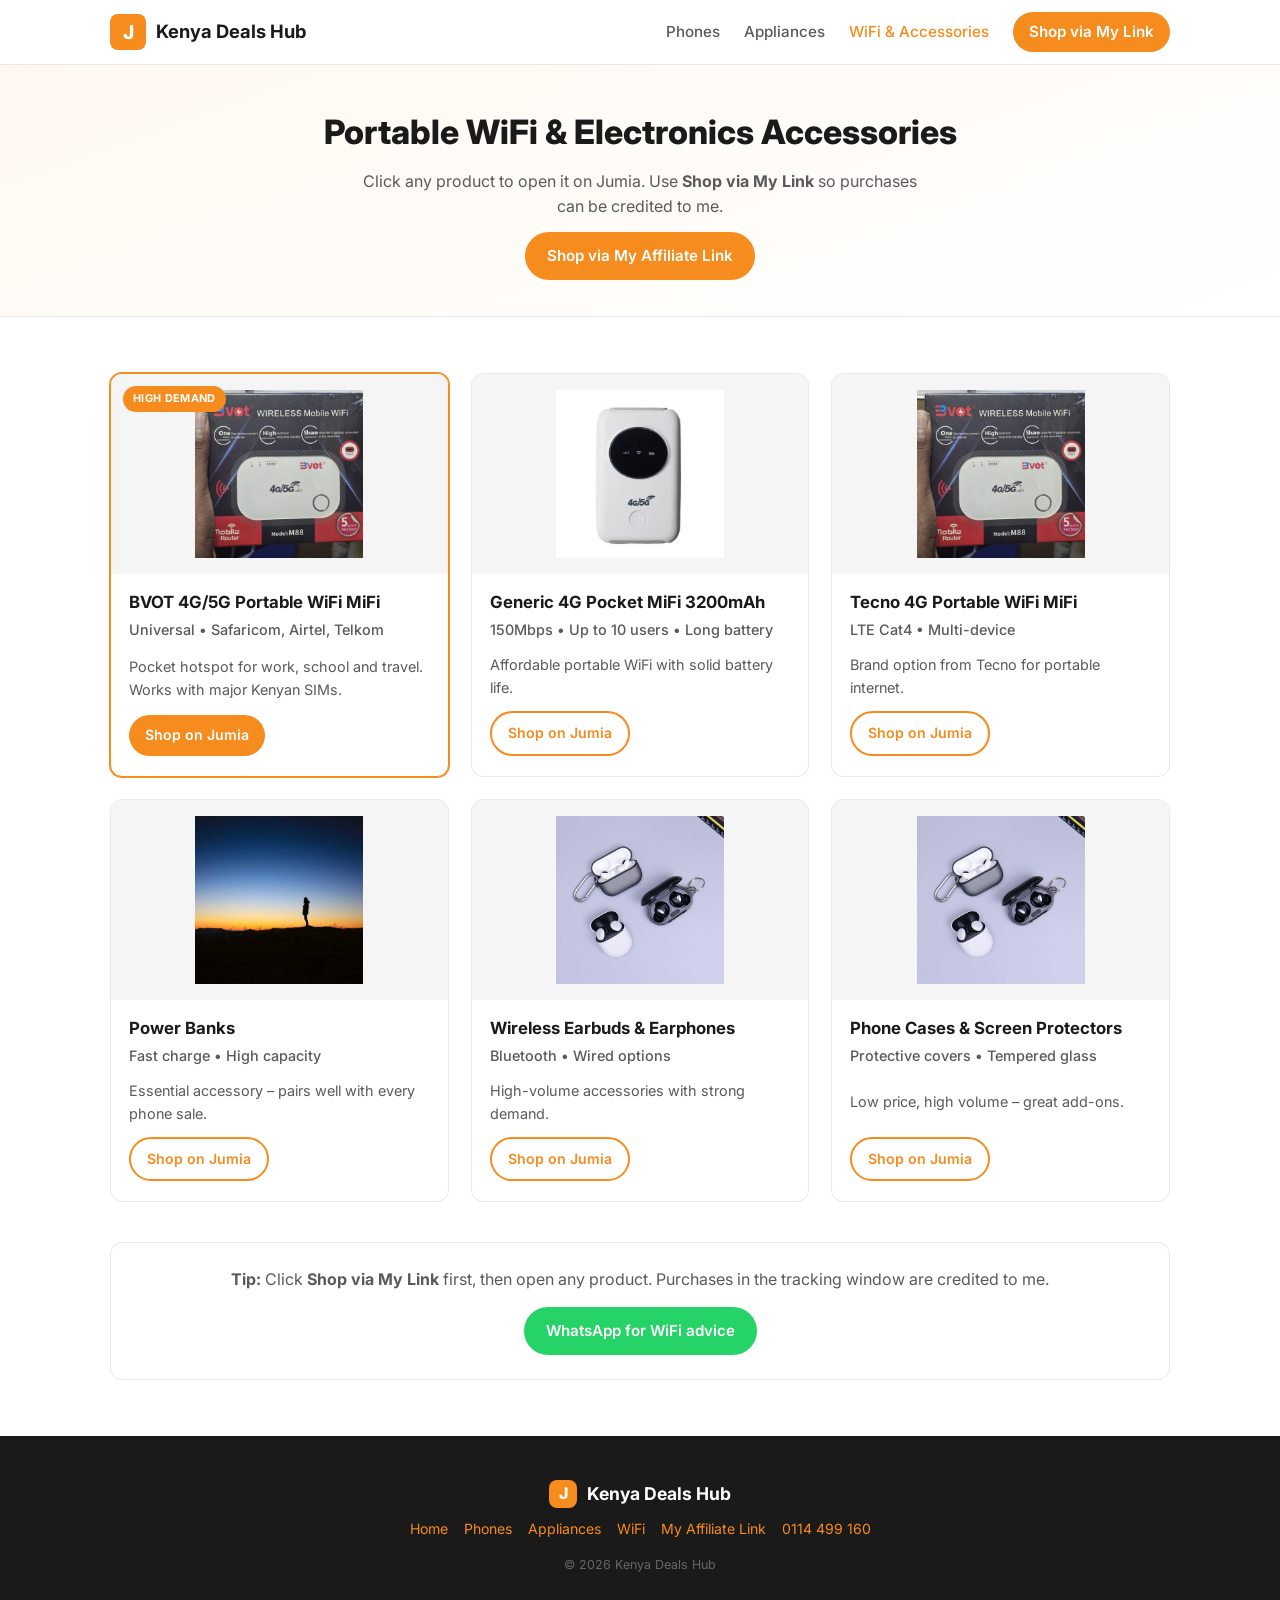
<file: wifi.html>
<!DOCTYPE html>
<html lang="en">
<head>
  <meta charset="UTF-8">
  <meta name="viewport" content="width=device-width, initial-scale=1.0">
  <meta name="description" content="Best portable WiFi MiFi routers and electronics accessories on Jumia Kenya. Direct product links for 4G/5G hotspots, power banks and more.">
  <title>Portable WiFi & Accessories | Kenya Deals Hub</title>
  <link rel="stylesheet" href="styles.css">
  <link href="https://fonts.googleapis.com/css2?family=Inter:wght@400;500;600;700;800&display=swap" rel="stylesheet">
</head>
<body>
  <header class="header">
    <div class="container header-inner">
      <a href="index.html" class="logo"><span class="logo-icon">J</span><span>Kenya Deals Hub</span></a>
      <nav class="nav" id="nav">
        <a href="phones.html">Phones</a>
        <a href="appliances.html">Appliances</a>
        <a href="wifi.html" class="active">WiFi & Accessories</a>
        <a href="https://jforce.jumia.co.ke/s/eeIzZkk" class="nav-cta" target="_blank" rel="noopener">Shop via My Link</a>
      </nav>
      <button class="menu-toggle" id="menuToggle" aria-label="Menu"><span></span><span></span><span></span></button>
    </div>
  </header>

  <section class="page-hero">
    <div class="container">
      <h1>Portable WiFi & Electronics Accessories</h1>
      <p>Click any product to open it on Jumia. Use <strong>Shop via My Link</strong> so purchases can be credited to me.</p>
      <p style="margin-top:12px"><a href="https://jforce.jumia.co.ke/s/eeIzZkk" class="btn btn-primary" target="_blank" rel="noopener">Shop via My Affiliate Link</a></p>
    </div>
  </section>

  <section class="section">
    <div class="container">
      <div class="product-grid" id="productGrid">
        <!-- products loaded from products.json -->
      </div>

      <div class="section-cta" style="margin-top:40px">
        <p><strong>Tip:</strong> Click <a href="https://jforce.jumia.co.ke/s/eeIzZkk" target="_blank" rel="noopener"><strong>Shop via My Link</strong></a> first, then open any product. Purchases in the tracking window are credited to me.</p>
        <a href="https://wa.me/254114499160?text=Hi%20Victor%2C%20need%20portable%20WiFi%20recommendation" class="btn btn-whatsapp" target="_blank" rel="noopener">WhatsApp for WiFi advice</a>
      </div>
    </div>
  </section>

  <footer class="footer">
    <div class="container footer-inner">
      <div class="footer-brand"><span class="logo-icon small">J</span><span>Kenya Deals Hub</span></div>
      <div class="footer-links">
        <a href="index.html">Home</a>
        <a href="phones.html">Phones</a>
        <a href="appliances.html">Appliances</a>
        <a href="wifi.html">WiFi</a>
        <a href="https://jforce.jumia.co.ke/s/eeIzZkk" target="_blank" rel="noopener">My Affiliate Link</a>
        <a href="https://wa.me/254114499160" target="_blank" rel="noopener">0114 499 160</a>
      </div>
      <p class="footer-copy">&copy; 2026 Kenya Deals Hub</p>
    </div>
  </footer>
  <script src="products-render.js"></script>
  <script>loadAndRenderProducts("wifi", "productGrid");</script>
  <script src="script.js"></script>
</body>
</html>
</file>
<file: styles.css>
/* ===== Reset & Base ===== */
*, *::before, *::after { box-sizing: border-box; margin: 0; padding: 0; }

:root {
  --orange: #f68b1e;
  --orange-dark: #e07b10;
  --orange-light: #fff4e8;
  --whatsapp: #25d366;
  --whatsapp-dark: #1da851;
  --text: #1a1a1a;
  --text-muted: #5a5a5a;
  --bg: #ffffff;
  --bg-alt: #f8f9fa;
  --border: #e8e8e8;
  --shadow: 0 4px 20px rgba(0,0,0,0.06);
  --shadow-hover: 0 8px 30px rgba(0,0,0,0.1);
  --radius: 12px;
  --radius-sm: 8px;
  --max-width: 1100px;
}

html { scroll-behavior: smooth; }

body {
  font-family: 'Inter', -apple-system, BlinkMacSystemFont, 'Segoe UI', sans-serif;
  color: var(--text);
  background: var(--bg);
  line-height: 1.6;
  -webkit-font-smoothing: antialiased;
}

img { max-width: 100%; display: block; }
a { color: inherit; text-decoration: none; }
ul { list-style: none; }

.container {
  width: 100%;
  max-width: var(--max-width);
  margin: 0 auto;
  padding: 0 20px;
}

/* ===== Header ===== */
.header {
  position: sticky;
  top: 0;
  z-index: 100;
  background: rgba(255,255,255,0.97);
  backdrop-filter: blur(10px);
  border-bottom: 1px solid var(--border);
}

.header-inner {
  display: flex;
  align-items: center;
  justify-content: space-between;
  height: 64px;
}

.logo {
  display: flex;
  align-items: center;
  gap: 10px;
  font-weight: 700;
  font-size: 1.15rem;
}

.logo-icon {
  width: 36px;
  height: 36px;
  background: var(--orange);
  color: white;
  border-radius: 8px;
  display: flex;
  align-items: center;
  justify-content: center;
  font-weight: 800;
  font-size: 1.2rem;
}

.logo-icon.small { width: 28px; height: 28px; font-size: 1rem; }

.nav {
  display: flex;
  align-items: center;
  gap: 24px;
}

.nav a {
  font-size: 0.95rem;
  font-weight: 500;
  color: var(--text-muted);
  transition: color 0.2s;
}

.nav a:hover, .nav a.active { color: var(--orange); }

.nav-cta {
  background: var(--orange);
  color: white !important;
  padding: 8px 16px;
  border-radius: 999px;
  font-weight: 600 !important;
}

.nav-cta:hover { background: var(--orange-dark); color: white !important; }

.menu-toggle {
  display: none;
  flex-direction: column;
  gap: 5px;
  background: none;
  border: none;
  cursor: pointer;
  padding: 4px;
}

.menu-toggle span {
  display: block;
  width: 22px;
  height: 2px;
  background: var(--text);
  border-radius: 2px;
}

/* ===== Hero ===== */
.hero {
  background: linear-gradient(160deg, #fff8f0 0%, #ffffff 55%, #f0f7ff 100%);
  padding: 56px 0 64px;
  text-align: center;
}

.hero-badge {
  display: inline-block;
  background: var(--orange-light);
  color: var(--orange-dark);
  font-size: 0.8rem;
  font-weight: 600;
  padding: 6px 14px;
  border-radius: 999px;
  margin-bottom: 18px;
}

.hero h1 {
  font-size: clamp(1.85rem, 5vw, 2.7rem);
  font-weight: 800;
  line-height: 1.2;
  margin-bottom: 14px;
  letter-spacing: -0.02em;
}

.hero h1 span { color: var(--orange); }

.hero-sub {
  font-size: 1.08rem;
  color: var(--text-muted);
  max-width: 620px;
  margin: 0 auto 26px;
}

.hero-actions {
  display: flex;
  flex-wrap: wrap;
  gap: 12px;
  justify-content: center;
  margin-bottom: 14px;
}

.hero-note {
  font-size: 0.9rem;
  color: var(--text-muted);
  max-width: 480px;
  margin: 0 auto;
}

.page-hero {
  background: linear-gradient(160deg, #fff8f0 0%, #ffffff 100%);
  padding: 40px 0 36px;
  text-align: center;
  border-bottom: 1px solid var(--border);
}

.page-hero h1 {
  font-size: clamp(1.6rem, 4vw, 2.1rem);
  font-weight: 800;
  margin-bottom: 10px;
}

.page-hero p {
  color: var(--text-muted);
  max-width: 560px;
  margin: 0 auto;
}

/* ===== Buttons ===== */
.btn {
  display: inline-flex;
  align-items: center;
  gap: 8px;
  padding: 12px 22px;
  border-radius: 999px;
  font-weight: 600;
  font-size: 0.95rem;
  transition: all 0.2s;
  border: none;
  cursor: pointer;
}

.btn-primary { background: var(--orange); color: white; }
.btn-primary:hover { background: var(--orange-dark); transform: translateY(-1px); }

.btn-whatsapp { background: var(--whatsapp); color: white; }
.btn-whatsapp:hover { background: var(--whatsapp-dark); transform: translateY(-1px); }

.btn-outline {
  background: transparent;
  color: var(--orange);
  border: 2px solid var(--orange);
  padding: 10px 20px;
}
.btn-outline:hover { background: var(--orange); color: white; }

.btn-sm { padding: 9px 16px; font-size: 0.88rem; }

/* ===== Trust bar ===== */
.trust-bar {
  background: var(--bg-alt);
  border-bottom: 1px solid var(--border);
  padding: 24px 0;
}

.trust-grid {
  display: grid;
  grid-template-columns: repeat(4, 1fr);
  gap: 16px;
  text-align: center;
}

.trust-item strong { display: block; font-size: 0.95rem; margin-bottom: 2px; }
.trust-item span { font-size: 0.82rem; color: var(--text-muted); }

/* ===== Sections ===== */
.section { padding: 56px 0; }
.section-alt { background: var(--bg-alt); }

.section-header {
  text-align: center;
  margin-bottom: 36px;
}

.section-header h2 {
  font-size: clamp(1.45rem, 3.5vw, 1.85rem);
  font-weight: 750;
  margin-bottom: 8px;
  letter-spacing: -0.02em;
}

.section-header p {
  color: var(--text-muted);
  max-width: 560px;
  margin: 0 auto;
  font-size: 1.02rem;
}

/* ===== Product cards ===== */
.product-grid {
  display: grid;
  grid-template-columns: repeat(3, 1fr);
  gap: 22px;
}

.product-card {
  background: white;
  border: 1px solid var(--border);
  border-radius: var(--radius);
  overflow: hidden;
  display: flex;
  flex-direction: column;
  transition: box-shadow 0.25s, transform 0.25s;
  position: relative;
}

.product-card:hover {
  box-shadow: var(--shadow-hover);
  transform: translateY(-3px);
}

.product-card.featured { border-color: var(--orange); box-shadow: 0 0 0 1px var(--orange); }

.product-badge {
  position: absolute;
  top: 12px;
  left: 12px;
  z-index: 2;
  background: var(--orange);
  color: white;
  font-size: 0.68rem;
  font-weight: 700;
  padding: 4px 10px;
  border-radius: 999px;
  text-transform: uppercase;
  letter-spacing: 0.03em;
}

.product-img-wrap {
  height: 200px;
  background: #f5f5f5;
  display: flex;
  align-items: center;
  justify-content: center;
  padding: 16px;
  overflow: hidden;
}

.product-img-wrap img {
  max-height: 100%;
  max-width: 100%;
  object-fit: contain;
}

.product-body {
  padding: 18px 18px 20px;
  display: flex;
  flex-direction: column;
  flex-grow: 1;
}

.product-card h3 {
  font-size: 1.05rem;
  font-weight: 700;
  margin-bottom: 4px;
  line-height: 1.3;
}

.product-meta {
  font-size: 0.82rem;
  color: var(--orange);
  font-weight: 500;
  margin-bottom: 8px;
}

.product-body > p {
  font-size: 0.9rem;
  color: var(--text-muted);
  margin-bottom: 12px;
  flex-grow: 1;
}

.product-features { margin-bottom: 14px; }

.product-features li {
  font-size: 0.85rem;
  padding: 3px 0 3px 18px;
  position: relative;
}

.product-features li::before {
  content: "✓";
  position: absolute;
  left: 0;
  color: var(--whatsapp);
  font-weight: 700;
}

.product-actions {
  display: flex;
  gap: 8px;
  flex-wrap: wrap;
  margin-top: auto;
}

/* ===== Why section ===== */
.why-grid {
  display: grid;
  grid-template-columns: repeat(4, 1fr);
  gap: 18px;
}

.why-card {
  background: white;
  border-radius: var(--radius);
  padding: 22px 18px;
  text-align: center;
  border: 1px solid var(--border);
}

.why-icon { font-size: 1.9rem; margin-bottom: 10px; }
.why-card h3 { font-size: 0.98rem; font-weight: 700; margin-bottom: 6px; }
.why-card p { font-size: 0.86rem; color: var(--text-muted); }

/* ===== Contact ===== */
.contact-section {
  background: linear-gradient(160deg, #fff8f0 0%, #f0f7ff 100%);
}

.contact-card {
  background: white;
  border-radius: 16px;
  padding: 36px 28px;
  text-align: center;
  box-shadow: var(--shadow);
  border: 1px solid var(--border);
  max-width: 620px;
  margin: 0 auto;
}

.contact-card h2 { font-size: 1.55rem; font-weight: 750; margin-bottom: 8px; }
.contact-card > p { color: var(--text-muted); margin-bottom: 24px; }

.contact-methods {
  display: flex;
  flex-direction: column;
  gap: 10px;
  margin-bottom: 16px;
}

.contact-btn {
  display: flex;
  align-items: center;
  gap: 14px;
  padding: 14px 18px;
  border-radius: var(--radius-sm);
  text-align: left;
  transition: transform 0.2s, box-shadow 0.2s;
  border: 1px solid var(--border);
}

.contact-btn:hover { transform: translateY(-2px); box-shadow: var(--shadow); }

.contact-btn.whatsapp { background: #e8f8ef; border-color: #b8e6c9; }
.contact-btn.whatsapp svg { color: var(--whatsapp); flex-shrink: 0; }

.contact-btn.email { background: #f0f4ff; border-color: #c5d4f5; }
.contact-btn.email svg { color: #4a6cf7; flex-shrink: 0; }

.contact-btn strong { display: block; font-size: 0.95rem; }
.contact-btn span { font-size: 0.88rem; color: var(--text-muted); }

.contact-note { font-size: 0.86rem; color: var(--text-muted); }

/* ===== Footer ===== */
.footer {
  background: #1a1a1a;
  color: #ccc;
  padding: 44px 0 28px;
}

.footer-inner { text-align: center; }

.footer-brand {
  display: flex;
  align-items: center;
  justify-content: center;
  gap: 10px;
  font-weight: 700;
  font-size: 1.1rem;
  color: white;
  margin-bottom: 10px;
}

.footer-text {
  font-size: 0.92rem;
  margin-bottom: 14px;
  max-width: 480px;
  margin-left: auto;
  margin-right: auto;
}

.footer-disclaimer {
  font-size: 0.78rem;
  color: #888;
  max-width: 640px;
  margin: 0 auto 18px;
  line-height: 1.5;
}

.footer-links {
  display: flex;
  flex-wrap: wrap;
  justify-content: center;
  gap: 8px 16px;
  margin-bottom: 14px;
  font-size: 0.88rem;
}

.footer-links a { color: var(--orange); }
.footer-links a:hover { text-decoration: underline; }

.footer-copy { font-size: 0.78rem; color: #666; }

.section-cta {
  text-align: center;
  margin-top: 36px;
  padding: 24px;
  background: white;
  border-radius: var(--radius);
  border: 1px solid var(--border);
}

.section-cta p { margin-bottom: 14px; color: var(--text-muted); }

/* ===== Responsive ===== */
@media (max-width: 900px) {
  .product-grid { grid-template-columns: 1fr 1fr; }
  .why-grid { grid-template-columns: 1fr 1fr; }
  .trust-grid { grid-template-columns: 1fr 1fr; gap: 14px; }
}

@media (max-width: 640px) {
  .nav {
    display: none;
    position: absolute;
    top: 64px;
    left: 0;
    right: 0;
    background: white;
    flex-direction: column;
    padding: 16px 20px 24px;
    border-bottom: 1px solid var(--border);
    gap: 12px;
    box-shadow: var(--shadow);
  }
  .nav.open { display: flex; }
  .menu-toggle { display: flex; }

  .hero { padding: 40px 0 48px; }
  .product-grid { grid-template-columns: 1fr; }
  .why-grid { grid-template-columns: 1fr; }
  .trust-grid { grid-template-columns: 1fr 1fr; }
  .contact-card { padding: 26px 18px; }
  .section { padding: 44px 0; }
  .product-img-wrap { height: 180px; }
}

@media (max-width: 400px) {
  .trust-grid { grid-template-columns: 1fr; }
}
</file>
